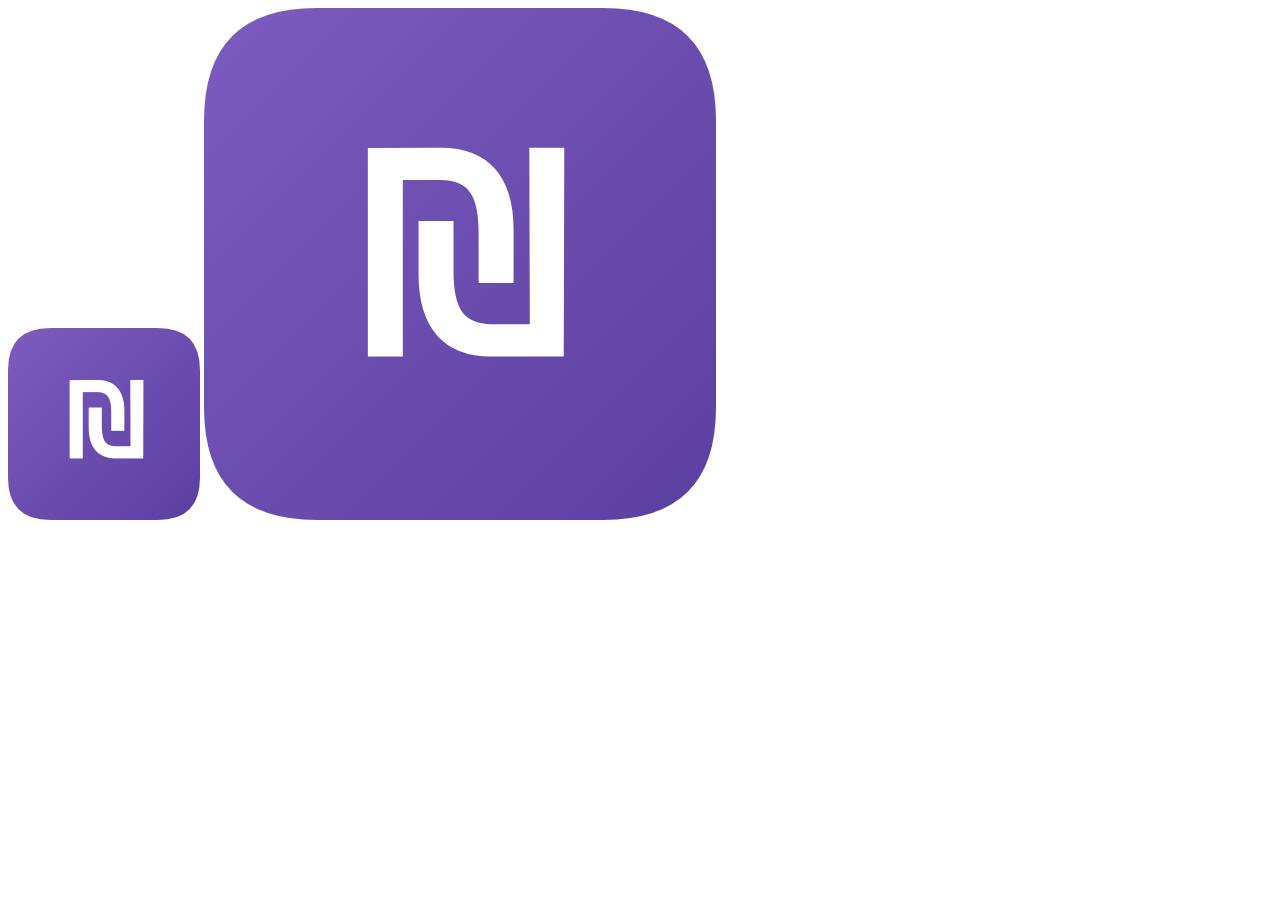
<file: generate-icons.html>
<!DOCTYPE html>
<html>
<head><meta charset="utf-8"></head>
<body>
<canvas id="c192" width="192" height="192"></canvas>
<canvas id="c512" width="512" height="512"></canvas>
<script>
function drawIcon(canvas) {
  const ctx = canvas.getContext('2d');
  const s = canvas.width;

  // Background gradient
  const grad = ctx.createLinearGradient(0, 0, s, s);
  grad.addColorStop(0, '#7c5cbf');
  grad.addColorStop(1, '#5b3fa0');
  ctx.fillStyle = grad;

  // Rounded rect
  const r = s * 0.22;
  ctx.beginPath();
  ctx.moveTo(r, 0);
  ctx.lineTo(s - r, 0);
  ctx.quadraticCurveTo(s, 0, s, r);
  ctx.lineTo(s, s - r);
  ctx.quadraticCurveTo(s, s, s - r, s);
  ctx.lineTo(r, s);
  ctx.quadraticCurveTo(0, s, 0, s - r);
  ctx.lineTo(0, r);
  ctx.quadraticCurveTo(0, 0, r, 0);
  ctx.fill();

  // Shekel symbol ₪
  ctx.fillStyle = 'white';
  ctx.font = `bold ${s * 0.52}px Arial`;
  ctx.textAlign = 'center';
  ctx.textBaseline = 'middle';
  ctx.fillText('₪', s / 2, s / 2 + s * 0.03);
}

drawIcon(document.getElementById('c192'));
drawIcon(document.getElementById('c512'));

// Download
function dl(id, name) {
  const a = document.createElement('a');
  a.download = name;
  a.href = document.getElementById(id).toDataURL('image/png');
  a.click();
}

setTimeout(() => {
  dl('c192', 'icon-192.png');
  setTimeout(() => dl('c512', 'icon-512.png'), 500);
}, 100);
</script>
</body>
</html>
</file>
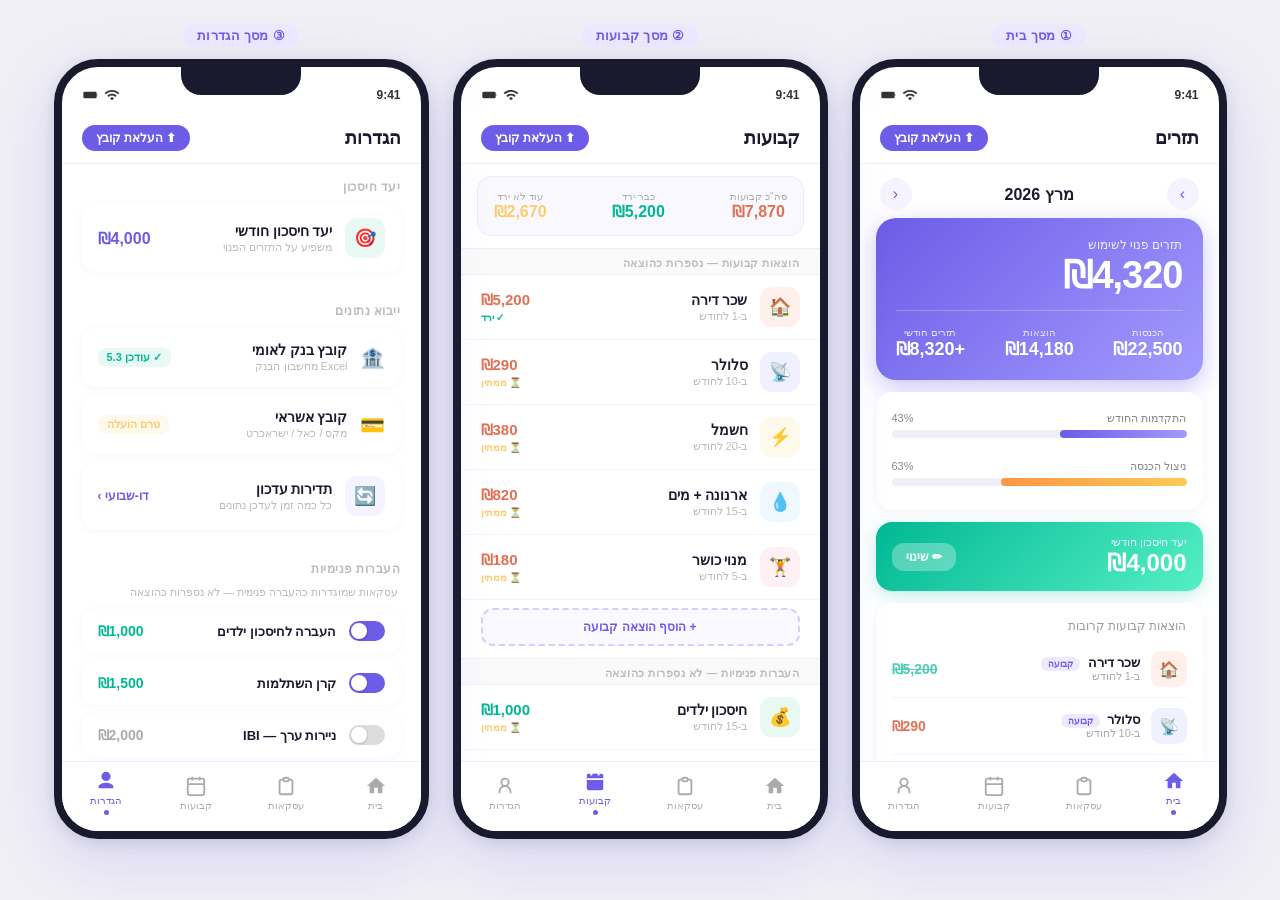
<file: mockup.html>
<!DOCTYPE html>
<html lang="he" dir="rtl">
<head>
<meta charset="UTF-8">
<meta name="viewport" content="width=device-width, initial-scale=1.0">
<title>מוקאפ — אפליקציית תזרים</title>
<style>
  * { margin: 0; padding: 0; box-sizing: border-box; }

  body {
    background: #f0eff5;
    font-family: -apple-system, 'Segoe UI', sans-serif;
    display: flex;
    justify-content: center;
    align-items: flex-start;
    min-height: 100vh;
    padding: 24px 16px;
    gap: 24px;
    flex-wrap: wrap;
  }

  /* ───── Phone Frame ───── */
  .phone-wrap {
    display: flex;
    flex-direction: column;
    align-items: center;
    gap: 12px;
  }

  .screen-label {
    font-size: 13px;
    font-weight: 600;
    color: #6c5ce7;
    background: #ede9ff;
    padding: 4px 14px;
    border-radius: 20px;
    letter-spacing: 0.3px;
  }

  .phone {
    width: 375px;
    height: 780px;
    background: #fff;
    border-radius: 44px;
    box-shadow: 0 20px 60px rgba(108,92,231,0.18), 0 4px 16px rgba(0,0,0,0.1);
    overflow: hidden;
    position: relative;
    border: 8px solid #1a1a2e;
    display: flex;
    flex-direction: column;
  }

  /* Notch */
  .notch {
    width: 120px;
    height: 28px;
    background: #1a1a2e;
    border-radius: 0 0 20px 20px;
    margin: 0 auto;
    position: absolute;
    top: 0;
    left: 50%;
    transform: translateX(-50%);
    z-index: 10;
  }

  /* Status bar */
  .status-bar {
    height: 44px;
    padding: 12px 20px 0;
    display: flex;
    justify-content: space-between;
    align-items: center;
    font-size: 12px;
    font-weight: 600;
    color: #333;
    flex-shrink: 0;
  }

  .status-icons { display: flex; gap: 6px; align-items: center; }
  .status-icons svg { width: 16px; height: 16px; }

  /* Screen content area */
  .screen {
    flex: 1;
    overflow-y: auto;
    overflow-x: hidden;
    padding-bottom: 70px;
  }

  .screen::-webkit-scrollbar { display: none; }

  /* ───── Top Bar ───── */
  .top-bar {
    background: #fff;
    padding: 14px 20px 12px;
    display: flex;
    justify-content: space-between;
    align-items: center;
    border-bottom: 1px solid #f0eff5;
    position: sticky;
    top: 0;
    z-index: 5;
  }

  .top-bar h1 { font-size: 18px; font-weight: 700; color: #1a1a2e; }

  .upload-btn {
    background: #6c5ce7;
    color: #fff;
    border: none;
    border-radius: 20px;
    padding: 6px 14px;
    font-size: 12px;
    font-weight: 600;
    display: flex;
    align-items: center;
    gap: 5px;
    cursor: pointer;
  }

  /* ───── Bottom Nav ───── */
  .bottom-nav {
    position: absolute;
    bottom: 0;
    left: 0;
    right: 0;
    height: 70px;
    background: #fff;
    border-top: 1px solid #ede9ff;
    display: flex;
    z-index: 10;
    padding-bottom: 8px;
  }

  .nav-item {
    flex: 1;
    display: flex;
    flex-direction: column;
    align-items: center;
    justify-content: center;
    gap: 3px;
    font-size: 10px;
    font-weight: 500;
    color: #aaa;
    cursor: pointer;
  }

  .nav-item.active { color: #6c5ce7; }

  .nav-item svg { width: 22px; height: 22px; }

  .nav-dot {
    width: 5px;
    height: 5px;
    background: #6c5ce7;
    border-radius: 50%;
    margin-top: 1px;
  }

  /* ───── Shared Cards ───── */
  .card {
    background: #fff;
    border-radius: 16px;
    padding: 16px;
    margin: 0 16px 12px;
    box-shadow: 0 2px 10px rgba(108,92,231,0.07);
  }

  .card-title {
    font-size: 12px;
    color: #999;
    font-weight: 500;
    margin-bottom: 8px;
  }

  /* ──────────────────────────────────
     SCREEN 1 — בית
  ────────────────────────────────── */

  .month-nav {
    display: flex;
    justify-content: space-between;
    align-items: center;
    padding: 14px 20px 8px;
  }

  .month-nav span {
    font-size: 16px;
    font-weight: 700;
    color: #1a1a2e;
  }

  .month-nav button {
    background: #f5f3ff;
    border: none;
    border-radius: 50%;
    width: 32px;
    height: 32px;
    font-size: 16px;
    color: #6c5ce7;
    cursor: pointer;
    display: flex;
    align-items: center;
    justify-content: center;
  }

  .main-card {
    background: linear-gradient(135deg, #6c5ce7 0%, #a29bfe 100%);
    border-radius: 20px;
    margin: 0 16px 12px;
    padding: 20px;
    color: #fff;
    box-shadow: 0 8px 24px rgba(108,92,231,0.35);
  }

  .main-card .label {
    font-size: 12px;
    opacity: 0.85;
    margin-bottom: 4px;
  }

  .main-card .big-num {
    font-size: 38px;
    font-weight: 800;
    letter-spacing: -1px;
    line-height: 1;
  }

  .main-card .big-num.positive { color: #fff; }
  .main-card .big-num.negative { color: #ff7675; }

  .main-card-row {
    display: flex;
    justify-content: space-between;
    margin-top: 16px;
    padding-top: 16px;
    border-top: 1px solid rgba(255,255,255,0.25);
  }

  .main-card-row .sub { text-align: center; }
  .main-card-row .sub .slabel { font-size: 10px; opacity: 0.8; }
  .main-card-row .sub .snum { font-size: 18px; font-weight: 700; }

  .progress-block { margin: 4px 0 8px; }
  .progress-label {
    display: flex;
    justify-content: space-between;
    font-size: 11px;
    color: #888;
    margin-bottom: 5px;
  }

  .progress-bar-outer {
    height: 8px;
    background: #f0eff5;
    border-radius: 8px;
    overflow: hidden;
  }

  .progress-bar-inner {
    height: 100%;
    border-radius: 8px;
  }

  .bar-purple { background: linear-gradient(90deg, #6c5ce7, #a29bfe); }
  .bar-green  { background: linear-gradient(90deg, #00b894, #55efc4); }
  .bar-orange { background: linear-gradient(90deg, #fd9644, #feca57); }

  .savings-card {
    background: linear-gradient(135deg, #00b894, #55efc4);
    border-radius: 16px;
    margin: 0 16px 12px;
    padding: 14px 16px;
    display: flex;
    align-items: center;
    justify-content: space-between;
    box-shadow: 0 4px 16px rgba(0,184,148,0.25);
  }

  .savings-card .s-left .s-label { font-size: 11px; color: rgba(255,255,255,0.85); }
  .savings-card .s-left .s-num { font-size: 24px; font-weight: 800; color: #fff; }

  .savings-card .s-btn {
    background: rgba(255,255,255,0.3);
    color: #fff;
    border: none;
    border-radius: 12px;
    padding: 7px 14px;
    font-size: 12px;
    font-weight: 600;
    cursor: pointer;
  }

  .fixed-item {
    display: flex;
    align-items: center;
    padding: 10px 0;
    border-bottom: 1px solid #f5f3ff;
    gap: 10px;
  }

  .fixed-item:last-child { border-bottom: none; }

  .fixed-icon {
    width: 36px;
    height: 36px;
    border-radius: 10px;
    display: flex;
    align-items: center;
    justify-content: center;
    font-size: 16px;
    flex-shrink: 0;
  }

  .fixed-details { flex: 1; }
  .fixed-name { font-size: 13px; font-weight: 600; color: #1a1a2e; }
  .fixed-date { font-size: 11px; color: #aaa; }
  .fixed-amount { font-size: 14px; font-weight: 700; color: #e17055; }
  .fixed-amount.paid { color: #00b894; text-decoration: line-through; opacity: 0.7; }

  .tag {
    font-size: 9px;
    font-weight: 600;
    padding: 2px 7px;
    border-radius: 8px;
    margin-right: 4px;
  }

  .tag-fixed { background: #ede9ff; color: #6c5ce7; }
  .tag-transfer { background: #e8f8f5; color: #00b894; }
  .tag-paid { background: #f0fff4; color: #00b894; }

  /* ──────────────────────────────────
     SCREEN 2 — קבועות
  ────────────────────────────────── */

  .section-header {
    display: flex;
    justify-content: space-between;
    align-items: center;
    padding: 14px 20px 8px;
  }

  .section-header h2 { font-size: 14px; font-weight: 700; color: #1a1a2e; }
  .section-header .count {
    font-size: 11px;
    color: #aaa;
    background: #f5f3ff;
    padding: 2px 10px;
    border-radius: 10px;
  }

  .fixed-list-item {
    display: flex;
    align-items: center;
    padding: 12px 20px;
    border-bottom: 1px solid #f5f3ff;
    gap: 12px;
  }

  .fli-icon {
    width: 40px;
    height: 40px;
    border-radius: 12px;
    display: flex;
    align-items: center;
    justify-content: center;
    font-size: 18px;
    flex-shrink: 0;
  }

  .fli-details { flex: 1; }
  .fli-name { font-size: 14px; font-weight: 600; color: #1a1a2e; }
  .fli-date { font-size: 11px; color: #bbb; margin-top: 2px; }
  .fli-right { text-align: left; }
  .fli-amount { font-size: 15px; font-weight: 700; }
  .fli-amount.neg { color: #e17055; }
  .fli-amount.transfer { color: #00b894; }

  .fli-status {
    font-size: 10px;
    font-weight: 600;
    margin-top: 3px;
  }

  .status-paid { color: #00b894; }
  .status-pending { color: #fdcb6e; }

  .divider-section {
    padding: 8px 20px 4px;
    font-size: 11px;
    font-weight: 700;
    color: #bbb;
    text-transform: uppercase;
    letter-spacing: 0.5px;
    background: #fafafa;
    border-top: 1px solid #f0eff5;
    border-bottom: 1px solid #f0eff5;
  }

  .summary-bar {
    margin: 12px 16px;
    background: #f9f8ff;
    border-radius: 14px;
    padding: 14px 16px;
    display: flex;
    justify-content: space-between;
    align-items: center;
    border: 1px solid #ede9ff;
  }

  .summary-bar .s-item { text-align: center; }
  .summary-bar .s-item .slbl { font-size: 10px; color: #aaa; }
  .summary-bar .s-item .sval { font-size: 16px; font-weight: 800; color: #1a1a2e; }
  .summary-bar .s-item .sval.neg { color: #e17055; }
  .summary-bar .s-item .sval.pos { color: #00b894; }

  .add-btn-row {
    padding: 8px 20px 4px;
    display: flex;
    gap: 10px;
  }

  .add-btn {
    flex: 1;
    border: 2px dashed #d4cfff;
    background: #faf9ff;
    border-radius: 12px;
    padding: 10px;
    font-size: 12px;
    font-weight: 600;
    color: #6c5ce7;
    cursor: pointer;
    text-align: center;
  }

  /* ──────────────────────────────────
     SCREEN 3 — הגדרות
  ────────────────────────────────── */

  .settings-section {
    padding: 16px 20px 8px;
  }

  .settings-section h3 {
    font-size: 12px;
    font-weight: 700;
    color: #bbb;
    text-transform: uppercase;
    letter-spacing: 0.5px;
    margin-bottom: 10px;
  }

  .setting-row {
    display: flex;
    align-items: center;
    padding: 14px 16px;
    background: #fff;
    border-radius: 14px;
    margin-bottom: 8px;
    gap: 12px;
    box-shadow: 0 1px 6px rgba(108,92,231,0.06);
  }

  .setting-icon {
    width: 40px;
    height: 40px;
    border-radius: 12px;
    display: flex;
    align-items: center;
    justify-content: center;
    font-size: 18px;
    flex-shrink: 0;
  }

  .setting-details { flex: 1; }
  .setting-name { font-size: 14px; font-weight: 600; color: #1a1a2e; }
  .setting-desc { font-size: 11px; color: #bbb; margin-top: 2px; }

  .setting-action {
    font-size: 12px;
    font-weight: 600;
    color: #6c5ce7;
  }

  .setting-value {
    font-size: 16px;
    font-weight: 800;
    color: #6c5ce7;
  }

  .upload-row {
    display: flex;
    align-items: center;
    padding: 14px 16px;
    background: #fff;
    border-radius: 14px;
    margin-bottom: 8px;
    gap: 12px;
    box-shadow: 0 1px 6px rgba(108,92,231,0.06);
    cursor: pointer;
  }

  .upload-row:active { opacity: 0.85; }

  .upload-icon { font-size: 20px; }

  .upload-details { flex: 1; }
  .upload-name { font-size: 14px; font-weight: 600; color: #1a1a2e; }
  .upload-sub { font-size: 11px; color: #bbb; margin-top: 2px; }

  .upload-status-ok {
    font-size: 11px;
    font-weight: 600;
    color: #00b894;
    background: #e8f8f5;
    padding: 3px 9px;
    border-radius: 8px;
  }

  .upload-status-none {
    font-size: 11px;
    font-weight: 600;
    color: #fdcb6e;
    background: #fff9ec;
    padding: 3px 9px;
    border-radius: 8px;
  }

  .transfer-item {
    display: flex;
    align-items: center;
    padding: 12px 16px;
    background: #fff;
    border-radius: 12px;
    margin-bottom: 8px;
    gap: 12px;
    box-shadow: 0 1px 6px rgba(108,92,231,0.06);
  }

  .transfer-item .t-name { flex: 1; font-size: 13px; font-weight: 600; color: #1a1a2e; }
  .transfer-item .t-amount { font-size: 14px; font-weight: 700; color: #00b894; }

  .toggle {
    width: 36px;
    height: 20px;
    background: #6c5ce7;
    border-radius: 10px;
    position: relative;
    flex-shrink: 0;
  }

  .toggle::after {
    content: '';
    width: 16px;
    height: 16px;
    background: #fff;
    border-radius: 50%;
    position: absolute;
    top: 2px;
    left: 2px;
    box-shadow: 0 1px 3px rgba(0,0,0,0.2);
  }

  /* ───── Subtle annotation ───── */
  .annotation {
    position: absolute;
    font-size: 10px;
    font-weight: 600;
    color: #6c5ce7;
    background: #ede9ff;
    padding: 2px 8px;
    border-radius: 6px;
    pointer-events: none;
    white-space: nowrap;
  }

</style>
</head>
<body>

<!-- ══════════════════════════════════════
     PHONE 1 — בית
══════════════════════════════════════ -->
<div class="phone-wrap">
  <div class="screen-label">① מסך בית</div>
  <div class="phone">
    <div class="notch"></div>
    <div class="status-bar">
      <span>9:41</span>
      <div class="status-icons">
        <svg viewBox="0 0 24 24" fill="currentColor"><path d="M1 9l2 2c4.97-4.97 13.03-4.97 18 0l2-2C16.93 2.93 7.08 2.93 1 9zm8 8l3 3 3-3a4.237 4.237 0 00-6 0zm-4-4l2 2a7.074 7.074 0 0110 0l2-2C15.14 9.14 8.87 9.14 5 13z"/></svg>
        <svg viewBox="0 0 24 24" fill="currentColor"><rect x="2" y="7" width="20" height="10" rx="2"/><path d="M22 11h1v2h-1z"/></svg>
      </div>
    </div>

    <div class="screen">
      <!-- Top bar -->
      <div class="top-bar">
        <h1>תזרים</h1>
        <button class="upload-btn">⬆ העלאת קובץ</button>
      </div>

      <!-- Month nav -->
      <div class="month-nav">
        <button>›</button>
        <span>מרץ 2026</span>
        <button>‹</button>
      </div>

      <!-- Main card -->
      <div class="main-card">
        <div class="label">תזרים פנוי לשימוש</div>
        <div class="big-num positive">₪4,320</div>
        <div class="main-card-row">
          <div class="sub">
            <div class="slabel">הכנסות</div>
            <div class="snum">₪22,500</div>
          </div>
          <div class="sub">
            <div class="slabel">הוצאות</div>
            <div class="snum">₪14,180</div>
          </div>
          <div class="sub">
            <div class="slabel">תזרים חודשי</div>
            <div class="snum">+₪8,320</div>
          </div>
        </div>
      </div>

      <!-- Progress bars -->
      <div class="card">
        <div class="progress-block">
          <div class="progress-label"><span>התקדמות החודש</span><span>43%</span></div>
          <div class="progress-bar-outer">
            <div class="progress-bar-inner bar-purple" style="width:43%"></div>
          </div>
        </div>
        <div style="height:10px"></div>
        <div class="progress-block">
          <div class="progress-label"><span>ניצול הכנסה</span><span>63%</span></div>
          <div class="progress-bar-outer">
            <div class="progress-bar-inner bar-orange" style="width:63%"></div>
          </div>
        </div>
      </div>

      <!-- Savings card -->
      <div class="savings-card">
        <div class="s-left">
          <div class="s-label">יעד חיסכון חודשי</div>
          <div class="s-num">₪4,000</div>
        </div>
        <button class="s-btn">✏ שינוי</button>
      </div>

      <!-- Upcoming fixed -->
      <div class="card">
        <div class="card-title">הוצאות קבועות קרובות</div>

        <div class="fixed-item">
          <div class="fixed-icon" style="background:#fff0eb">🏠</div>
          <div class="fixed-details">
            <div class="fixed-name">שכר דירה <span class="tag tag-fixed">קבועה</span></div>
            <div class="fixed-date">ב-1 לחודש</div>
          </div>
          <div class="fixed-amount paid">₪5,200</div>
        </div>

        <div class="fixed-item">
          <div class="fixed-icon" style="background:#f0f0ff">📡</div>
          <div class="fixed-details">
            <div class="fixed-name">סלולר <span class="tag tag-fixed">קבועה</span></div>
            <div class="fixed-date">ב-10 לחודש</div>
          </div>
          <div class="fixed-amount">₪290</div>
        </div>

        <div class="fixed-item">
          <div class="fixed-icon" style="background:#e8f8f5">💰</div>
          <div class="fixed-details">
            <div class="fixed-name">חיסכון ילדים <span class="tag tag-transfer">העברה</span></div>
            <div class="fixed-date">ב-15 לחודש</div>
          </div>
          <div class="fixed-amount" style="color:#00b894">₪1,000</div>
        </div>

        <div class="fixed-item">
          <div class="fixed-icon" style="background:#fff9ec">⚡</div>
          <div class="fixed-details">
            <div class="fixed-name">חשמל <span class="tag tag-fixed">קבועה</span></div>
            <div class="fixed-date">ב-20 לחודש</div>
          </div>
          <div class="fixed-amount">₪380</div>
        </div>

      </div>
    </div>

    <!-- Bottom nav -->
    <div class="bottom-nav">
      <div class="nav-item active">
        <svg viewBox="0 0 24 24" fill="currentColor"><path d="M10 20v-6h4v6h5v-8h3L12 3 2 12h3v8z"/></svg>
        בית
        <div class="nav-dot"></div>
      </div>
      <div class="nav-item">
        <svg viewBox="0 0 24 24" fill="none" stroke="currentColor" stroke-width="2"><path d="M9 5H7a2 2 0 00-2 2v12a2 2 0 002 2h10a2 2 0 002-2V7a2 2 0 00-2-2h-2M9 5a2 2 0 002 2h2a2 2 0 002-2M9 5a2 2 0 012-2h2a2 2 0 012 2"/></svg>
        עסקאות
      </div>
      <div class="nav-item">
        <svg viewBox="0 0 24 24" fill="none" stroke="currentColor" stroke-width="2"><rect x="3" y="4" width="18" height="18" rx="2"/><path d="M16 2v4M8 2v4M3 10h18"/></svg>
        קבועות
      </div>
      <div class="nav-item">
        <svg viewBox="0 0 24 24" fill="none" stroke="currentColor" stroke-width="2"><circle cx="12" cy="8" r="4"/><path d="M6 20v-2a6 6 0 0112 0v2"/></svg>
        הגדרות
      </div>
    </div>
  </div>
</div>


<!-- ══════════════════════════════════════
     PHONE 2 — קבועות
══════════════════════════════════════ -->
<div class="phone-wrap">
  <div class="screen-label">② מסך קבועות</div>
  <div class="phone">
    <div class="notch"></div>
    <div class="status-bar">
      <span>9:41</span>
      <div class="status-icons">
        <svg viewBox="0 0 24 24" fill="currentColor"><path d="M1 9l2 2c4.97-4.97 13.03-4.97 18 0l2-2C16.93 2.93 7.08 2.93 1 9zm8 8l3 3 3-3a4.237 4.237 0 00-6 0zm-4-4l2 2a7.074 7.074 0 0110 0l2-2C15.14 9.14 8.87 9.14 5 13z"/></svg>
        <svg viewBox="0 0 24 24" fill="currentColor"><rect x="2" y="7" width="20" height="10" rx="2"/><path d="M22 11h1v2h-1z"/></svg>
      </div>
    </div>

    <div class="screen">
      <div class="top-bar">
        <h1>קבועות</h1>
        <button class="upload-btn">⬆ העלאת קובץ</button>
      </div>

      <!-- Summary bar -->
      <div class="summary-bar">
        <div class="s-item">
          <div class="slbl">סה"כ קבועות</div>
          <div class="sval neg">₪7,870</div>
        </div>
        <div class="s-item">
          <div class="slbl">כבר ירד</div>
          <div class="sval pos">₪5,200</div>
        </div>
        <div class="s-item">
          <div class="slbl">עוד לא ירד</div>
          <div class="sval" style="color:#fdcb6e">₪2,670</div>
        </div>
      </div>

      <!-- Fixed expenses section -->
      <div class="divider-section">הוצאות קבועות — נספרות כהוצאה</div>

      <div class="fixed-list-item">
        <div class="fli-icon" style="background:#fff0eb">🏠</div>
        <div class="fli-details">
          <div class="fli-name">שכר דירה</div>
          <div class="fli-date">ב-1 לחודש</div>
        </div>
        <div class="fli-right">
          <div class="fli-amount neg">₪5,200</div>
          <div class="fli-status status-paid">✓ ירד</div>
        </div>
      </div>

      <div class="fixed-list-item">
        <div class="fli-icon" style="background:#f0f0ff">📡</div>
        <div class="fli-details">
          <div class="fli-name">סלולר</div>
          <div class="fli-date">ב-10 לחודש</div>
        </div>
        <div class="fli-right">
          <div class="fli-amount neg">₪290</div>
          <div class="fli-status status-pending">⏳ ממתין</div>
        </div>
      </div>

      <div class="fixed-list-item">
        <div class="fli-icon" style="background:#fff9ec">⚡</div>
        <div class="fli-details">
          <div class="fli-name">חשמל</div>
          <div class="fli-date">ב-20 לחודש</div>
        </div>
        <div class="fli-right">
          <div class="fli-amount neg">₪380</div>
          <div class="fli-status status-pending">⏳ ממתין</div>
        </div>
      </div>

      <div class="fixed-list-item">
        <div class="fli-icon" style="background:#f0f8ff">💧</div>
        <div class="fli-details">
          <div class="fli-name">ארנונה + מים</div>
          <div class="fli-date">ב-15 לחודש</div>
        </div>
        <div class="fli-right">
          <div class="fli-amount neg">₪820</div>
          <div class="fli-status status-pending">⏳ ממתין</div>
        </div>
      </div>

      <div class="fixed-list-item">
        <div class="fli-icon" style="background:#fff0f3">🏋️</div>
        <div class="fli-details">
          <div class="fli-name">מנוי כושר</div>
          <div class="fli-date">ב-5 לחודש</div>
        </div>
        <div class="fli-right">
          <div class="fli-amount neg">₪180</div>
          <div class="fli-status status-pending">⏳ ממתין</div>
        </div>
      </div>

      <!-- Add fixed btn -->
      <div class="add-btn-row">
        <button class="add-btn">+ הוסף הוצאה קבועה</button>
      </div>

      <!-- Internal transfers section -->
      <div class="divider-section" style="margin-top:8px">העברות פנימיות — לא נספרות כהוצאה</div>

      <div class="fixed-list-item">
        <div class="fli-icon" style="background:#e8f8f5">💰</div>
        <div class="fli-details">
          <div class="fli-name">חיסכון ילדים</div>
          <div class="fli-date">ב-15 לחודש</div>
        </div>
        <div class="fli-right">
          <div class="fli-amount transfer">₪1,000</div>
          <div class="fli-status status-pending">⏳ ממתין</div>
        </div>
      </div>

      <div class="fixed-list-item">
        <div class="fli-icon" style="background:#f5f3ff">📈</div>
        <div class="fli-details">
          <div class="fli-name">ניירות ערך</div>
          <div class="fli-date">ב-1 לחודש</div>
        </div>
        <div class="fli-right">
          <div class="fli-amount transfer">₪2,000</div>
          <div class="fli-status status-paid">✓ הועבר</div>
        </div>
      </div>

      <div class="add-btn-row">
        <button class="add-btn" style="border-color:#a8edda; color:#00b894">+ הוסף העברה פנימית</button>
      </div>

      <div style="height:8px"></div>
    </div>

    <div class="bottom-nav">
      <div class="nav-item">
        <svg viewBox="0 0 24 24" fill="currentColor"><path d="M10 20v-6h4v6h5v-8h3L12 3 2 12h3v8z"/></svg>
        בית
      </div>
      <div class="nav-item">
        <svg viewBox="0 0 24 24" fill="none" stroke="currentColor" stroke-width="2"><path d="M9 5H7a2 2 0 00-2 2v12a2 2 0 002 2h10a2 2 0 002-2V7a2 2 0 00-2-2h-2M9 5a2 2 0 002 2h2a2 2 0 002-2M9 5a2 2 0 012-2h2a2 2 0 012 2"/></svg>
        עסקאות
      </div>
      <div class="nav-item active">
        <svg viewBox="0 0 24 24" fill="currentColor"><rect x="3" y="4" width="18" height="18" rx="2"/><path d="M16 2v4M8 2v4M3 10h18" stroke="#fff" stroke-width="2"/></svg>
        קבועות
        <div class="nav-dot"></div>
      </div>
      <div class="nav-item">
        <svg viewBox="0 0 24 24" fill="none" stroke="currentColor" stroke-width="2"><circle cx="12" cy="8" r="4"/><path d="M6 20v-2a6 6 0 0112 0v2"/></svg>
        הגדרות
      </div>
    </div>
  </div>
</div>


<!-- ══════════════════════════════════════
     PHONE 3 — הגדרות
══════════════════════════════════════ -->
<div class="phone-wrap">
  <div class="screen-label">③ מסך הגדרות</div>
  <div class="phone">
    <div class="notch"></div>
    <div class="status-bar">
      <span>9:41</span>
      <div class="status-icons">
        <svg viewBox="0 0 24 24" fill="currentColor"><path d="M1 9l2 2c4.97-4.97 13.03-4.97 18 0l2-2C16.93 2.93 7.08 2.93 1 9zm8 8l3 3 3-3a4.237 4.237 0 00-6 0zm-4-4l2 2a7.074 7.074 0 0110 0l2-2C15.14 9.14 8.87 9.14 5 13z"/></svg>
        <svg viewBox="0 0 24 24" fill="currentColor"><rect x="2" y="7" width="20" height="10" rx="2"/><path d="M22 11h1v2h-1z"/></svg>
      </div>
    </div>

    <div class="screen">
      <div class="top-bar">
        <h1>הגדרות</h1>
        <button class="upload-btn">⬆ העלאת קובץ</button>
      </div>

      <!-- Savings goal -->
      <div class="settings-section">
        <h3>יעד חיסכון</h3>
        <div class="setting-row">
          <div class="setting-icon" style="background:#e8f8f5">🎯</div>
          <div class="setting-details">
            <div class="setting-name">יעד חיסכון חודשי</div>
            <div class="setting-desc">משפיע על התזרים הפנוי</div>
          </div>
          <div class="setting-value">₪4,000</div>
        </div>
      </div>

      <!-- File imports -->
      <div class="settings-section">
        <h3>ייבוא נתונים</h3>

        <div class="upload-row">
          <div class="upload-icon">🏦</div>
          <div class="upload-details">
            <div class="upload-name">קובץ בנק לאומי</div>
            <div class="upload-sub">Excel מחשבון הבנק</div>
          </div>
          <div class="upload-status-ok">✓ עודכן 5.3</div>
        </div>

        <div class="upload-row">
          <div class="upload-icon">💳</div>
          <div class="upload-details">
            <div class="upload-name">קובץ אשראי</div>
            <div class="upload-sub">מקס / כאל / ישראכרט</div>
          </div>
          <div class="upload-status-none">טרם הועלה</div>
        </div>

        <div class="setting-row" style="margin-top:0">
          <div class="setting-icon" style="background:#f5f3ff">🔄</div>
          <div class="setting-details">
            <div class="setting-name">תדירות עדכון</div>
            <div class="setting-desc">כל כמה זמן לעדכן נתונים</div>
          </div>
          <div class="setting-action">דו-שבועי ›</div>
        </div>
      </div>

      <!-- Internal transfers -->
      <div class="settings-section">
        <h3>העברות פנימיות</h3>
        <div style="font-size:11px; color:#bbb; margin-bottom:10px; padding: 0 2px">
          עסקאות שמוגדרות כהעברה פנימית — לא נספרות כהוצאה
        </div>

        <div class="transfer-item">
          <div class="toggle"></div>
          <div class="t-name">העברה לחיסכון ילדים</div>
          <div class="t-amount">₪1,000</div>
        </div>

        <div class="transfer-item">
          <div class="toggle"></div>
          <div class="t-name">קרן השתלמות</div>
          <div class="t-amount">₪1,500</div>
        </div>

        <div class="transfer-item">
          <div class="toggle" style="background:#ddd"></div>
          <div class="t-name">ניירות ערך — IBI</div>
          <div class="t-amount" style="color:#aaa">₪2,000</div>
        </div>

        <button class="add-btn" style="width:100%; margin-top:4px">+ הוסף העברה פנימית</button>
      </div>

      <!-- About -->
      <div class="settings-section">
        <h3>אחר</h3>
        <div class="setting-row">
          <div class="setting-icon" style="background:#f5f3ff">🗑</div>
          <div class="setting-details">
            <div class="setting-name">מחיקת כל הנתונים</div>
            <div class="setting-desc">אתחול מחדש</div>
          </div>
          <div class="setting-action" style="color:#e17055">מחיקה</div>
        </div>
      </div>

      <div style="height:16px"></div>
    </div>

    <div class="bottom-nav">
      <div class="nav-item">
        <svg viewBox="0 0 24 24" fill="currentColor"><path d="M10 20v-6h4v6h5v-8h3L12 3 2 12h3v8z"/></svg>
        בית
      </div>
      <div class="nav-item">
        <svg viewBox="0 0 24 24" fill="none" stroke="currentColor" stroke-width="2"><path d="M9 5H7a2 2 0 00-2 2v12a2 2 0 002 2h10a2 2 0 002-2V7a2 2 0 00-2-2h-2M9 5a2 2 0 002 2h2a2 2 0 002-2M9 5a2 2 0 012-2h2a2 2 0 012 2"/></svg>
        עסקאות
      </div>
      <div class="nav-item">
        <svg viewBox="0 0 24 24" fill="none" stroke="currentColor" stroke-width="2"><rect x="3" y="4" width="18" height="18" rx="2"/><path d="M16 2v4M8 2v4M3 10h18"/></svg>
        קבועות
      </div>
      <div class="nav-item active">
        <svg viewBox="0 0 24 24" fill="currentColor"><path d="M12 2a5 5 0 100 10A5 5 0 0012 2zm0 12c-5.33 0-8 2.67-8 4v2h16v-2c0-1.33-2.67-4-8-4z"/></svg>
        הגדרות
        <div class="nav-dot"></div>
      </div>
    </div>
  </div>
</div>

</body>
</html>
</file>
